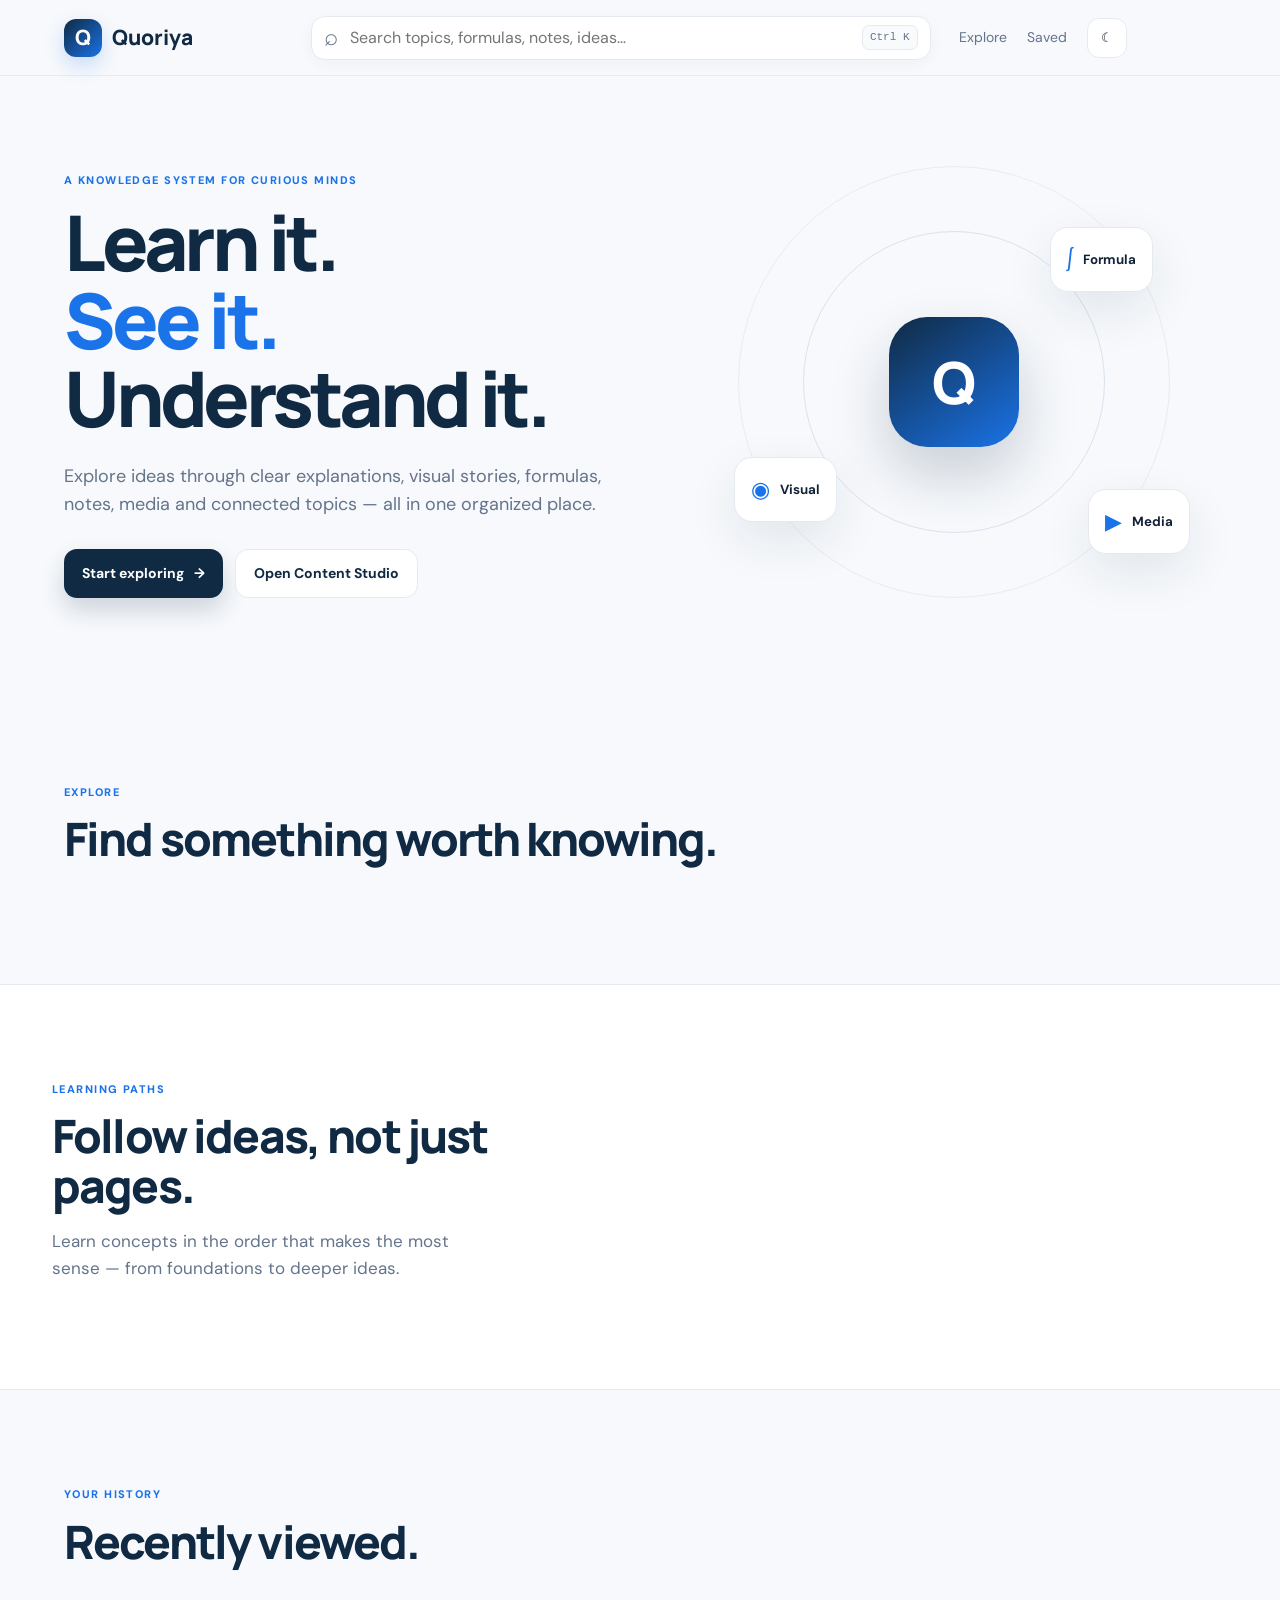
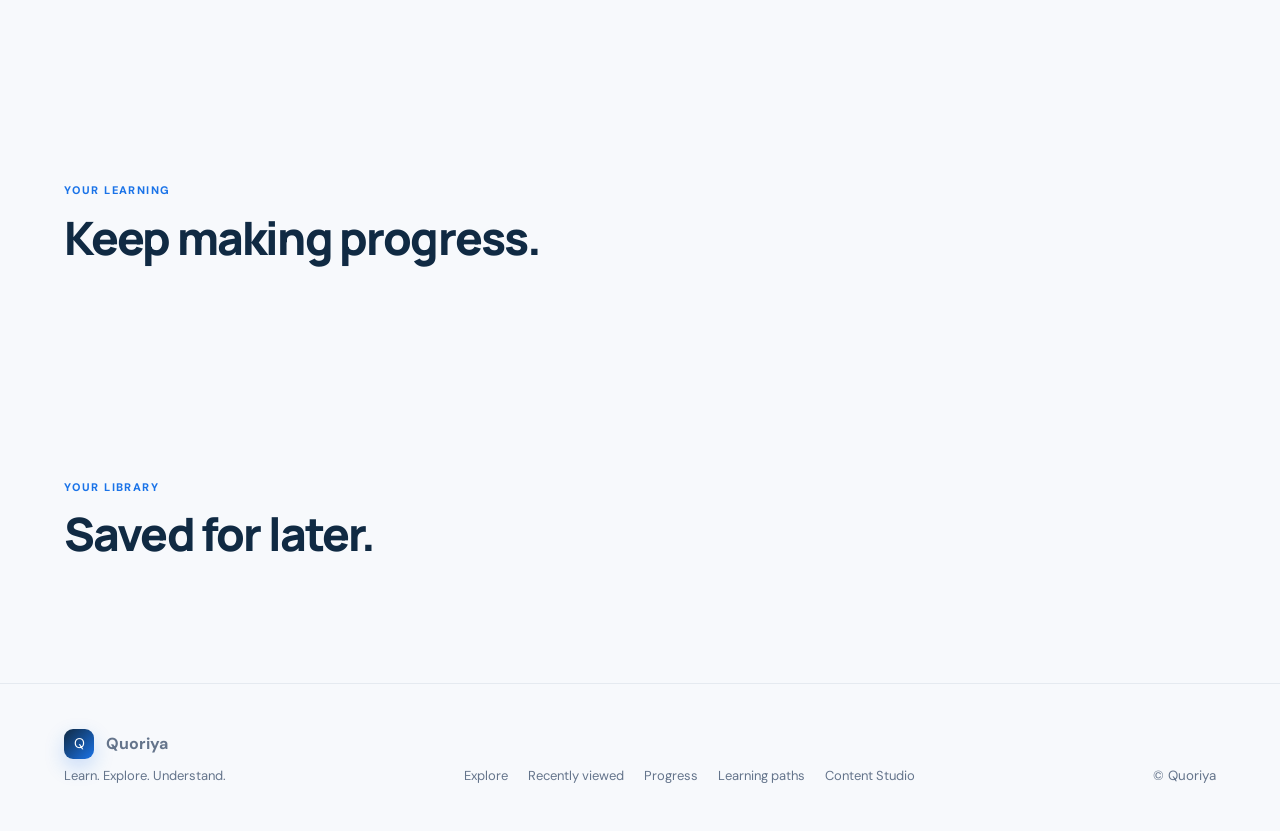
<file: index.html>
<!doctype html>
<html lang="en">
<head>
  <meta charset="UTF-8" />

  <meta
    name="viewport"
    content="width=device-width, initial-scale=1.0"
  />

  <meta
    name="description"
    content="Quoriya — a visual knowledge platform for learning, understanding and exploring ideas."
  />

  <meta name="theme-color" content="#102A43" />

  <link rel="manifest" href="manifest.json" />

  <title>Quoriya — Learn. Explore. Understand.</title>

  <link rel="preconnect" href="https://fonts.googleapis.com">
  <link
    rel="preconnect"
    href="https://fonts.gstatic.com"
    crossorigin
  >

  <link
    href="https://fonts.googleapis.com/css2?family=DM+Sans:wght@400;500;600;700&family=Manrope:wght@600;700;800&display=swap"
    rel="stylesheet"
  >

  <link rel="stylesheet" href="css/style.css" />
</head>

<body>

<div class="app-shell">

  <!-- HEADER -->
  <header class="site-header">

    <a
      class="brand"
      href="index.html"
      aria-label="Quoriya home"
    >
      <span class="brand-mark">Q</span>
      <span>Quoriya</span>
    </a>

    <form
      class="global-search"
      id="searchForm"
      role="search"
    >
      <span aria-hidden="true">⌕</span>

      <input
        id="searchInput"
        type="search"
        autocomplete="off"
        placeholder="Search topics, formulas, notes, ideas…"
      />

      <kbd>Ctrl K</kbd>
    </form>

    <nav
      class="header-actions"
      aria-label="Primary navigation"
    >
      <a href="#explore">Explore</a>
      <a href="#saved">Saved</a>

      <button
        class="icon-btn"
        id="themeToggle"
        type="button"
        aria-label="Toggle dark mode"
      >
        ☾
      </button>

      <button
        class="menu-btn"
        id="menuToggle"
        type="button"
        aria-label="Open menu"
      >
        ☰
      </button>
    </nav>

  </header>


  <!-- MOBILE MENU -->
  <aside
    class="mobile-menu"
    id="mobileMenu"
    aria-hidden="true"
  >

    <a href="#explore">Explore</a>
    <a href="#saved">Saved</a>
    <a href="#recent">Recently viewed</a>
    <a href="#progress">Progress</a>
    <a href="#paths">Learning paths</a>
    <a href="admin.html">Content Studio</a>

  </aside>


  <main>

    <!-- HERO -->
    <section class="hero">

      <div class="hero-copy">

        <span class="eyebrow">
          A knowledge system for curious minds
        </span>

        <h1>
          Learn it.<br>
          <em>See it.</em> Understand it.
        </h1>

        <p>
          Explore ideas through clear explanations,
          visual stories, formulas, notes, media and
          connected topics — all in one organized place.
        </p>

        <div class="hero-actions">

          <a
            class="btn btn-primary"
            href="#explore"
          >
            Start exploring <span>→</span>
          </a>

          <a
            class="btn btn-ghost"
            href="admin.html"
          >
            Open Content Studio
          </a>

        </div>

      </div>


      <div
        class="hero-orbit"
        aria-hidden="true"
      >

        <div class="orbit-card card-a">
          <span>∫</span>
          <small>Formula</small>
        </div>

        <div class="orbit-card card-b">
          <span>◉</span>
          <small>Visual</small>
        </div>

        <div class="orbit-card card-c">
          <span>▶</span>
          <small>Media</small>
        </div>

        <div class="orbit-core">
          Q
        </div>

      </div>

    </section>


    <!-- EXPLORE -->
    <section
      class="section"
      id="explore"
    >

      <div class="section-heading">

        <div>
          <span class="eyebrow">
            Explore
          </span>

          <h2>
            Find something worth knowing.
          </h2>
        </div>

        <div
          class="filter-row"
          id="categoryFilters"
        ></div>

      </div>


      <div
        class="search-results"
        id="searchResults"
        hidden
      ></div>


      <div
        class="topic-grid"
        id="topicGrid"
      ></div>

    </section>


    <!-- LEARNING PATHS -->
    <section
      class="section split-section"
      id="paths"
    >

      <div>

        <span class="eyebrow">
          Learning paths
        </span>

        <h2>
          Follow ideas, not just pages.
        </h2>

        <p class="section-lead">
          Learn concepts in the order that makes
          the most sense — from foundations to
          deeper ideas.
        </p>

      </div>

      <div
        class="path-list"
        id="pathList"
      ></div>

    </section>


    <!-- RECENTLY VIEWED -->
    <section
      class="section"
      id="recent"
    >

      <div class="section-heading">

        <div>

          <span class="eyebrow">
            Your history
          </span>

          <h2>
            Recently viewed.
          </h2>

        </div>

      </div>

      <div
        class="topic-grid"
        id="recentGrid"
      ></div>

    </section>


    <!-- PROGRESS -->
    <section
      class="section"
      id="progress"
    >

      <div class="section-heading">

        <div>

          <span class="eyebrow">
            Your learning
          </span>

          <h2>
            Keep making progress.
          </h2>

        </div>

      </div>

      <div
        class="progress-grid"
        id="progressGrid"
      ></div>

    </section>


    <!-- SAVED -->
    <section
      class="section saved-section"
      id="saved"
    >

      <div class="section-heading">

        <div>

          <span class="eyebrow">
            Your library
          </span>

          <h2>
            Saved for later.
          </h2>

        </div>

      </div>

      <div
        class="saved-grid"
        id="savedGrid"
      ></div>

    </section>

  </main>


  <!-- FOOTER -->
  <footer class="site-footer">

    <div>

      <span class="brand-mark small">
        Q
      </span>

      <strong>
        Quoriya
      </strong>

      <p>
        Learn. Explore. Understand.
      </p>

    </div>


    <div class="footer-links">

      <a href="#explore">
        Explore
      </a>

      <a href="#recent">
        Recently viewed
      </a>

      <a href="#progress">
        Progress
      </a>

      <a href="#paths">
        Learning paths
      </a>

      <a href="admin.html">
        Content Studio
      </a>

    </div>


    <small>
      © <span id="year"></span> Quoriya
    </small>

  </footer>

</div>


<script src="js/script.js"></script>

</body>
</html>
<script>
if ('serviceWorker' in navigator) {
  window.addEventListener('load', () => {
    navigator.serviceWorker.register('./sw.js')
      .then(() => {
        console.log('Quoriya offline mode ready');
      })
      .catch(error => {
        console.error(
          'Service worker registration failed:',
          error
        );
      });
  });
}
</script>
</file>
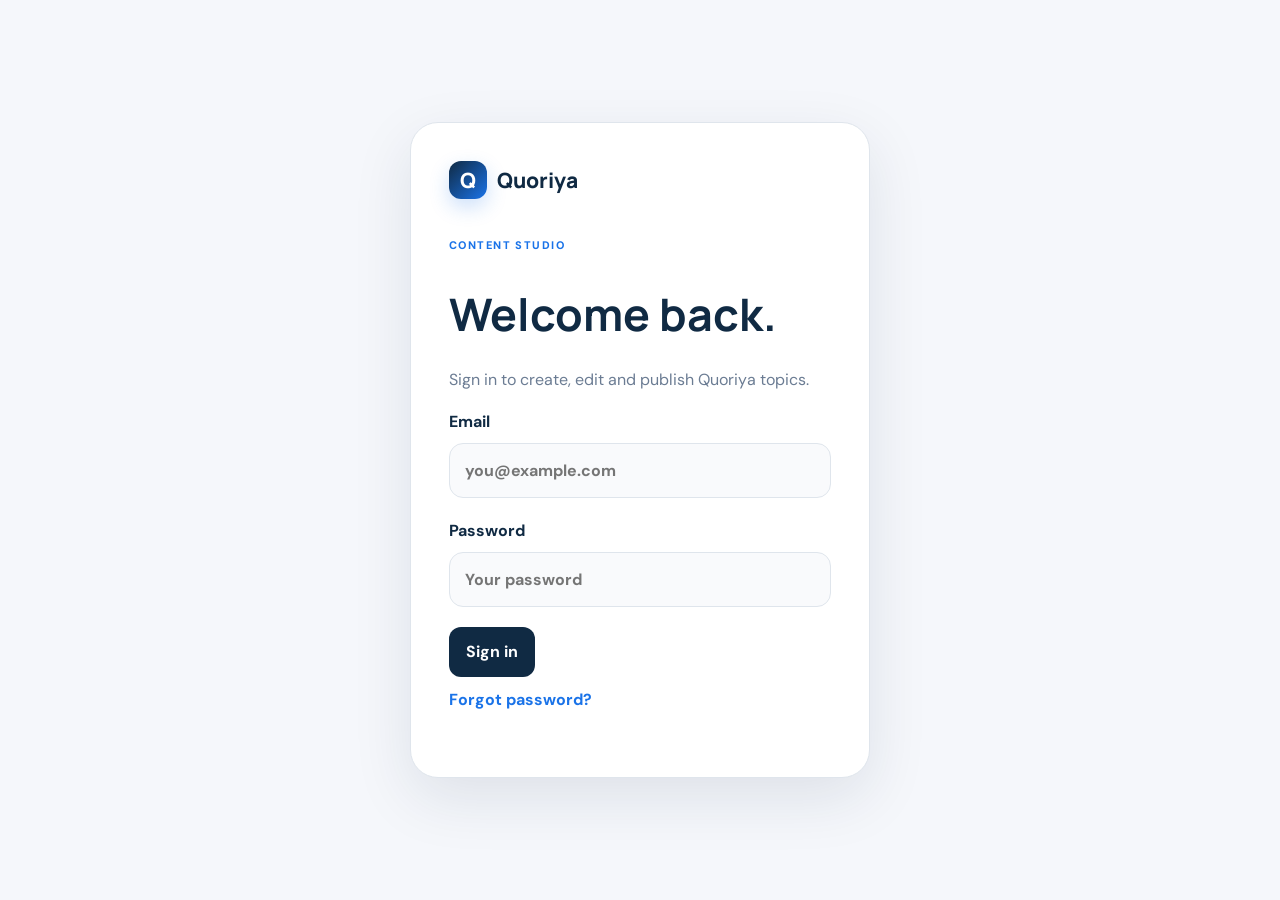
<file: admin.html>
<!doctype html>
<html lang="en">

<head>

  <meta charset="UTF-8">

  <meta
    name="viewport"
    content="width=device-width, initial-scale=1.0"
  >

  <meta
    name="description"
    content="Quoriya Content Studio"
  >

  <title>Content Studio — Quoriya</title>

  <link
    rel="preconnect"
    href="https://fonts.googleapis.com"
  >

  <link
    rel="preconnect"
    href="https://fonts.gstatic.com"
    crossorigin
  >

  <link
    href="https://fonts.googleapis.com/css2?family=DM+Sans:wght@400;500;600;700&family=Manrope:wght@600;700;800&display=swap"
    rel="stylesheet"
  >

  <link
    rel="stylesheet"
    href="css/style.css"
  >

  <link
    rel="stylesheet"
    href="css/admin.css"
  >

</head>

<body>

<div class="admin-shell">

  <!-- LOGIN -->

  <section id="loginView" class="login-view">

    <div class="login-card">

      <div class="brand admin-brand">

        <span class="brand-mark">Q</span>

        <span>Quoriya</span>

      </div>

      <span class="eyebrow">
        Content Studio
      </span>

      <h1>
        Welcome back.
      </h1>

      <p>
        Sign in to create, edit and publish Quoriya topics.
      </p>

      <form id="loginForm">

        <label>
          Email

          <input
            id="loginEmail"
            type="email"
            required
            autocomplete="email"
            placeholder="you@example.com"
          >

        </label>

        <label>
          Password

          <input
            id="loginPassword"
            type="password"
            required
            autocomplete="current-password"
            placeholder="Your password"
          >

        </label>

        <button
          class="admin-primary"
          type="submit"
        >
          Sign in
        </button>

      </form>

      <button
        id="resetPassword"
        class="text-button"
        type="button"
      >
        Forgot password?
      </button>

      <p
        id="loginMessage"
        class="admin-message"
      ></p>

    </div>

  </section>


  <!-- STUDIO -->

  <section
    id="studioView"
    class="studio-view"
    hidden
  >

    <header class="studio-header">

      <div>

        <div class="brand">

          <span class="brand-mark">Q</span>

          <span>Quoriya</span>

        </div>

        <p class="studio-subtitle">
          Real Content Studio
        </p>

      </div>

      <div class="studio-user">

        <span id="currentUser"></span>

        <button
          id="logoutButton"
          class="admin-secondary"
          type="button"
        >
          Logout
        </button>

      </div>

    </header>


    <main class="studio-main">

      <!-- SIDEBAR -->

      <aside class="studio-sidebar">

        <button
          id="newTopicButton"
          class="admin-primary"
          type="button"
        >
          + New topic
        </button>

        <div class="studio-filter">

          <input
            id="topicSearch"
            type="search"
            placeholder="Search topics..."
          >

        </div>

        <div
          id="topicList"
          class="topic-list"
        ></div>

      </aside>


      <!-- EDITOR -->

      <section class="editor-area">

        <div class="editor-toolbar">

          <div>

            <span class="eyebrow">
              Topic editor
            </span>

            <h1 id="editorHeading">
              Create a topic
            </h1>

          </div>

          <div class="toolbar-actions">

            <button
              id="previewButton"
              class="admin-secondary"
              type="button"
            >
              Preview
            </button>

            <button
              id="saveDraftButton"
              class="admin-secondary"
              type="button"
            >
              Save draft
            </button>

            <button
              id="publishButton"
              class="admin-primary"
              type="button"
            >
              Publish
            </button>

          </div>

        </div>


        <form id="topicForm" class="topic-form">

          <input
            id="topicDocumentId"
            type="hidden"
          >


          <div class="form-grid">

            <label>
              Title

              <input
                id="topicTitle"
                type="text"
                required
                placeholder="Curvature"
              >

            </label>


            <label>
              Topic ID

              <input
                id="topicId"
                type="text"
                required
                placeholder="curvature"
              >

            </label>


            <label>
              Category

              <input
                id="topicCategory"
                type="text"
                value="Mathematics"
              >

            </label>


            <label>
              Type

              <select id="topicType">

                <option>
                  Concept guide
                </option>

                <option>
                  Visual lesson
                </option>

                <option>
                  Problem set
                </option>

                <option>
                  Formula guide
                </option>

                <option>
                  General guide
                </option>

              </select>

            </label>


            <label>
              Read time

              <input
                id="topicReadTime"
                type="text"
                value="8 min"
              >

            </label>


            <label>
              Tags

              <input
                id="topicTags"
                type="text"
                placeholder="calculus, geometry, visual"
              >

            </label>

          </div>


          <label>

            Description

            <textarea
              id="topicDescription"
              rows="4"
              placeholder="What will the learner understand?"
            ></textarea>

          </label>


          <label>

            Related topic IDs

            <input
              id="topicRelated"
              type="text"
              placeholder="derivatives, differential-calculus"
            >

          </label>


          <!-- CONTENT BLOCKS -->

          <section class="blocks-section">

            <div class="blocks-header">

              <div>

                <span class="eyebrow">
                  Content
                </span>

                <h2>
                  Learning blocks
                </h2>

              </div>

              <div class="block-buttons">

                <button
                  type="button"
                  data-add-block="text"
                  class="block-add"
                >
                  + Explanation
                </button>

                <button
                  type="button"
                  data-add-block="formula"
                  class="block-add"
                >
                  + Formula
                </button>

                <button
                  type="button"
                  data-add-block="note"
                  class="block-add"
                >
                  + Note
                </button>

                <button
                  type="button"
                  data-add-block="story"
                  class="block-add"
                >
                  + Story
                </button>

                <button
                  type="button"
                  data-add-block="problem"
                  class="block-add"
                >
                  + Problem
                </button>

                <button
                  type="button"
                  data-add-block="gallery"
                  class="block-add"
                >
                  + Gallery
                </button>

                <button
                  type="button"
                  data-add-block="media"
                  class="block-add"
                >
                  + Media
                </button>

              </div>

            </div>


            <div
              id="blocksContainer"
              class="blocks-container"
            >

              <div class="empty-blocks">
                Add an Explanation, Formula, Story, Problem or media block.
              </div>

            </div>

          </section>


          <div
            id="editorMessage"
            class="editor-message"
          ></div>

        </form>

      </section>

    </main>

  </section>

</div>


<!-- PREVIEW MODAL -->

<div
  id="previewModal"
  class="preview-modal"
  hidden
>

  <div class="preview-window">

    <div class="preview-header">

      <strong>
        Topic Preview
      </strong>

      <button
        id="closePreview"
        class="admin-secondary"
        type="button"
      >
        Close
      </button>

    </div>

    <iframe
      id="previewFrame"
      title="Topic preview"
    ></iframe>

  </div>

</div>


<script
  type="module"
  src="js/admin.js"
></script>

</body>

</html>
</file>
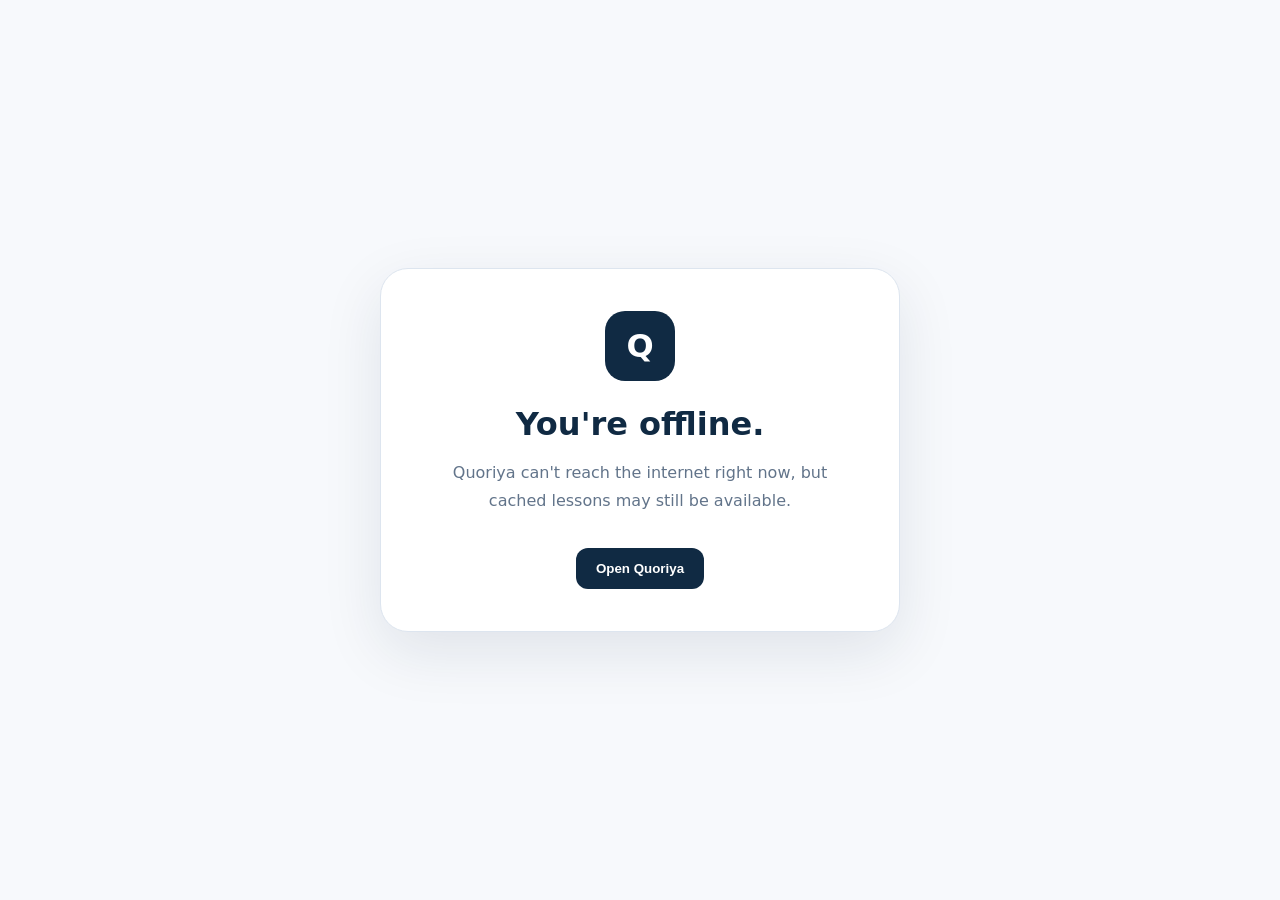
<file: offline.html>
<!doctype html>

<html lang="en">

<head>

  <meta charset="UTF-8">

  <meta
    name="viewport"
    content="width=device-width, initial-scale=1.0"
  >

  <meta
    name="theme-color"
    content="#102A43"
  >

  <title>
    Offline — Quoriya
  </title>


  <style>

    * {
      box-sizing: border-box;
    }

    body {
      margin: 0;
      min-height: 100vh;
      display: grid;
      place-items: center;
      padding: 24px;
      font-family:
        system-ui,
        -apple-system,
        BlinkMacSystemFont,
        "Segoe UI",
        sans-serif;
      background: #f7f9fc;
      color: #102a43;
    }

    .card {
      max-width: 520px;
      padding: 42px;
      text-align: center;
      background: white;
      border: 1px solid #dde5ef;
      border-radius: 28px;
      box-shadow:
        0 20px 60px rgba(16,42,67,.10);
    }

    .logo {
      width: 70px;
      height: 70px;
      display: grid;
      place-items: center;
      margin: 0 auto 24px;
      border-radius: 20px;
      background: #102a43;
      color: white;
      font-size: 32px;
      font-weight: 800;
    }

    h1 {
      margin-bottom: 12px;
    }

    p {
      line-height: 1.7;
      color: #62748a;
    }

    button {
      margin-top: 18px;
      padding: 13px 20px;
      border: 0;
      border-radius: 12px;
      background: #102a43;
      color: white;
      font-weight: 700;
      cursor: pointer;
    }

  </style>

</head>


<body>

  <div class="card">

    <div class="logo">
      Q
    </div>

    <h1>
      You're offline.
    </h1>

    <p>
      Quoriya can't reach the internet right now,
      but cached lessons may still be available.
    </p>

    <button
      onclick="location.href='index.html'"
    >
      Open Quoriya
    </button>

  </div>

</body>

</html>
</file>
<file: css/style.css>
:root{--navy:#102a43;--blue:#1a73e8;--blue2:#2f80ed;--green:#25a56a;--gold:#c5a880;--ink:#132238;--muted:#64748b;--bg:#f7f9fc;--card:#fff;--line:#e5eaf0;--shadow:0 18px 50px rgba(16,42,67,.09);--radius:22px}*{box-sizing:border-box}html{scroll-behavior:smooth}body{margin:0;background:var(--bg);color:var(--ink);font-family:"DM Sans",sans-serif;line-height:1.6}.app-shell{min-height:100vh}.site-header{height:76px;position:sticky;top:0;z-index:50;background:rgba(247,249,252,.88);backdrop-filter:blur(18px);border-bottom:1px solid rgba(229,234,240,.8);display:grid;grid-template-columns:auto minmax(280px,620px) auto;align-items:center;gap:28px;padding:0 clamp(20px,5vw,72px)}.brand{display:flex;align-items:center;gap:10px;color:var(--navy);text-decoration:none;font-family:Manrope,sans-serif;font-size:21px;font-weight:800}.brand-mark{width:38px;height:38px;border-radius:12px;display:grid;place-items:center;color:#fff;background:linear-gradient(135deg,var(--navy),var(--blue));box-shadow:0 8px 20px rgba(26,115,232,.22)}.brand-mark.small{width:30px;height:30px;border-radius:9px;font-size:14px;display:inline-grid;margin-right:8px}.global-search{height:44px;background:#fff;border:1px solid var(--line);border-radius:14px;display:flex;align-items:center;padding:0 12px;gap:10px;box-shadow:0 4px 16px rgba(16,42,67,.04)}.global-search>span{font-size:24px;color:var(--muted)}.global-search input{border:0;outline:0;background:transparent;min-width:0;flex:1;font:inherit;color:var(--ink)}kbd{font-size:11px;border:1px solid var(--line);border-radius:7px;padding:3px 7px;color:var(--muted);background:#f8fafc}.header-actions{display:flex;align-items:center;gap:20px}.header-actions a{font-size:14px;color:var(--muted);text-decoration:none}.icon-btn,.menu-btn{border:1px solid var(--line);background:#fff;border-radius:12px;width:40px;height:40px;cursor:pointer;color:var(--ink)}.menu-btn{display:none}.mobile-menu{display:none}.hero{max-width:1320px;margin:0 auto;min-height:610px;padding:90px clamp(20px,5vw,72px);display:grid;grid-template-columns:1.05fr .95fr;align-items:center;gap:50px}.eyebrow{display:inline-block;text-transform:uppercase;letter-spacing:.13em;font-size:11px;font-weight:800;color:var(--blue);margin-bottom:13px}.hero h1{font:800 clamp(48px,6vw,82px)/1.02 Manrope,sans-serif;letter-spacing:-.055em;margin:0 0 24px;color:var(--navy)}.hero h1 em{font-style:normal;color:var(--blue)}.hero p{max-width:650px;color:var(--muted);font-size:18px}.hero-actions{display:flex;gap:12px;margin-top:30px;flex-wrap:wrap}.btn{display:inline-flex;align-items:center;gap:10px;text-decoration:none;border-radius:13px;padding:12px 18px;font-weight:700;font-size:14px}.btn-primary{color:#fff;background:var(--navy);box-shadow:0 12px 24px rgba(16,42,67,.18)}.btn-ghost{color:var(--navy);border:1px solid var(--line);background:#fff}.hero-orbit{height:420px;position:relative;display:grid;place-items:center}.hero-orbit:before,.hero-orbit:after{content:"";position:absolute;border:1px solid #d9e3ef;border-radius:50%;width:300px;height:300px}.hero-orbit:after{width:430px;height:430px;border-color:#e7edf4}.orbit-core{width:130px;height:130px;border-radius:38px;display:grid;place-items:center;background:linear-gradient(145deg,var(--navy),var(--blue));color:#fff;font:800 58px Manrope;box-shadow:0 28px 60px rgba(16,42,67,.2);z-index:2}.orbit-card{position:absolute;z-index:3;background:#fff;border:1px solid var(--line);border-radius:18px;padding:14px 16px;box-shadow:var(--shadow);display:flex;gap:10px;align-items:center}.orbit-card span{font-size:22px;color:var(--blue)}.orbit-card small{font-weight:700}.card-a{top:55px;right:12%}.card-b{bottom:70px;left:8%}.card-c{bottom:38px;right:5%}.section{max-width:1320px;margin:0 auto;padding:90px clamp(20px,5vw,72px)}.section-heading{display:flex;align-items:end;justify-content:space-between;gap:25px;margin-bottom:30px}.section h2{font:800 clamp(30px,4vw,46px)/1.08 Manrope;margin:0;letter-spacing:-.04em;color:var(--navy)}.section-lead{color:var(--muted);max-width:570px;font-size:17px}.filter-row{display:flex;gap:8px;flex-wrap:wrap;justify-content:flex-end}.filter-btn{border:1px solid var(--line);background:#fff;color:var(--muted);border-radius:999px;padding:8px 13px;cursor:pointer}.filter-btn.active{background:var(--navy);color:#fff;border-color:var(--navy)}.topic-grid{display:grid;grid-template-columns:repeat(3,1fr);gap:18px}.topic-card{background:var(--card);border:1px solid var(--line);border-radius:var(--radius);overflow:hidden;box-shadow:0 5px 24px rgba(16,42,67,.045);transition:.25s transform,.25s box-shadow}.topic-card:hover{transform:translateY(-5px);box-shadow:var(--shadow)}.topic-cover{height:160px;padding:22px;display:flex;justify-content:space-between;align-items:flex-end;background:linear-gradient(135deg,#eaf2ff,#f8fbff)}.topic-cover .topic-icon{font-size:42px}.topic-type{background:#fff;border:1px solid var(--line);border-radius:999px;padding:5px 9px;font-size:10px;font-weight:800;text-transform:uppercase;color:var(--muted)}.topic-body{padding:20px}.topic-body h3{margin:0 0 7px;font:700 20px Manrope}.topic-body p{margin:0;color:var(--muted);font-size:14px}.topic-meta{display:flex;justify-content:space-between;align-items:center;margin-top:18px;font-size:12px;color:var(--muted)}.save-btn{border:0;background:transparent;cursor:pointer;font-size:20px;color:var(--muted)}.split-section{display:grid;grid-template-columns:.8fr 1.2fr;gap:80px;align-items:start;background:#fff;border-top:1px solid var(--line);border-bottom:1px solid var(--line);max-width:none;padding-left:max(20px,calc((100vw - 1176px)/2));padding-right:max(20px,calc((100vw - 1176px)/2))}.path-list{display:grid;gap:12px}.path-item{background:var(--bg);border:1px solid var(--line);padding:20px;border-radius:18px;display:flex;gap:18px;align-items:center}.path-num{width:38px;height:38px;display:grid;place-items:center;background:var(--navy);color:#fff;border-radius:12px;font-weight:800}.path-item strong{display:block}.path-item span{font-size:13px;color:var(--muted)}.saved-section{min-height:300px}.saved-grid{display:grid;grid-template-columns:repeat(3,1fr);gap:18px}.empty{padding:45px;text-align:center;border:1px dashed #cbd5e1;border-radius:20px;color:var(--muted);grid-column:1/-1}.search-results{margin-bottom:25px;padding:18px;background:#fff;border:1px solid var(--line);border-radius:18px}.search-results strong{color:var(--navy)}.site-footer{border-top:1px solid var(--line);padding:45px clamp(20px,5vw,72px);display:flex;justify-content:space-between;gap:30px;align-items:end;color:var(--muted)}.site-footer p{margin:7px 0 0;font-size:13px}.footer-links{display:flex;gap:20px}.footer-links a{color:var(--muted);text-decoration:none;font-size:13px}body.dark{--bg:#0b1220;--card:#111b2d;--ink:#e8eef7;--navy:#f1f6ff;--muted:#9aabc0;--line:#22314a}body.dark .site-header{background:rgba(11,18,32,.9)}body.dark .global-search,body.dark .btn-ghost,body.dark .icon-btn,body.dark .orbit-card,body.dark .search-results{background:#111b2d}body.dark .topic-cover{background:linear-gradient(135deg,#14243c,#101b2d)}body.dark .split-section{background:#0e1727}body.dark .path-item{background:#111b2d}body.dark kbd{background:#0b1220}body.dark .topic-card{box-shadow:none}@media(max-width:950px){.site-header{grid-template-columns:auto 1fr auto}.global-search{grid-column:2;grid-row:1}.header-actions a{display:none}.menu-btn{display:block}.hero{grid-template-columns:1fr;min-height:auto;padding-top:65px}.hero-orbit{height:340px}.topic-grid,.saved-grid{grid-template-columns:repeat(2,1fr)}.split-section{grid-template-columns:1fr;gap:30px}}@media(max-width:620px){.site-header{height:auto;min-height:76px;padding:12px 16px;grid-template-columns:auto auto;justify-content:space-between}.global-search{grid-column:1/-1;grid-row:2}.header-actions{gap:7px}.mobile-menu{position:fixed;z-index:45;top:76px;right:16px;display:none;flex-direction:column;background:var(--card);border:1px solid var(--line);border-radius:16px;padding:8px;box-shadow:var(--shadow)}.mobile-menu.open{display:flex}.mobile-menu a{padding:10px 14px;color:var(--ink);text-decoration:none}.hero{padding-top:55px}.hero h1{font-size:47px}.hero p{font-size:16px}.hero-orbit{transform:scale(.82);margin:-20px 0}.section{padding-top:65px;padding-bottom:65px}.section-heading{align-items:start;flex-direction:column}.filter-row{justify-content:flex-start}.topic-grid,.saved-grid{grid-template-columns:1fr}.site-footer{flex-direction:column;align-items:flex-start}.footer-links{flex-wrap:wrap}}

.topic-card-link{display:block;color:inherit;text-decoration:none}.topic-card-link .topic-body{padding-bottom:4px}.topic-card-link:focus-visible{outline:3px solid var(--blue);outline-offset:-3px}
/* =========================================
   STEP 4 — USER FEATURES
========================================= */


/* ---------- Recent / Empty ---------- */

.empty-state {
  padding: 32px;
  border: 1px dashed var(--border);
  border-radius: 22px;
  color: var(--muted);
  text-align: center;
  background: var(--card);
}

.empty-state h3 {
  color: var(--ink);
  margin-top: 0;
}


/* ---------- Topic cards ---------- */

.topic-card {
  position: relative;
}

.topic-card-top {
  display: flex;
  align-items: center;
  justify-content: space-between;
  gap: 10px;
}

.topic-card-link {
  display: block;
  color: inherit;
  text-decoration: none;
}

.bookmark-btn {
  border: 1px solid var(--border);
  background: var(--card);
  color: var(--accent);
  width: 40px;
  height: 40px;
  border-radius: 12px;
  cursor: pointer;
  font-size: 1.15rem;
  transition: transform .2s ease;
}

.bookmark-btn:hover {
  transform: scale(1.06);
}


/* ---------- Progress ---------- */

.progress-grid {
  display: grid;
  grid-template-columns:
    repeat(
      auto-fit,
      minmax(260px, 1fr)
    );
  gap: 18px;
}

.progress-card {
  border: 1px solid var(--border);
  border-radius: 22px;
  padding: 22px;
  background: var(--card);
  box-shadow: var(--shadow);
}

.progress-card-header {
  display: flex;
  justify-content: space-between;
  align-items: center;
  gap: 16px;
  margin-bottom: 14px;
}

.progress-card-header a {
  color: var(--ink);
  text-decoration: none;
  font-weight: 700;
}

.progress-card-header strong {
  color: var(--accent);
}

.progress-card p {
  color: var(--muted);
  margin-bottom: 0;
}


/* ---------- Progress bar ---------- */

.progress-bar {
  height: 9px;
  width: 100%;
  overflow: hidden;
  border-radius: 999px;
  background: rgba(26,115,232,.10);
}

.progress-bar span {
  display: block;
  height: 100%;
  border-radius: inherit;
  background: var(--accent);
  transition: width .4s ease;
}


/* ---------- Topic reader progress ---------- */

.topic-progress {
  max-width: 720px;
  margin-top: 28px;
}

.topic-progress .progress-card-header {
  color: var(--muted);
}


/* ---------- Reader buttons ---------- */

.reader-top-actions {
  display: flex;
  flex-wrap: wrap;
  gap: 10px;
}


/* ---------- Learning paths ---------- */

.path-list {
  display: grid;
  gap: 16px;
}

.learning-path {
  display: grid;
  grid-template-columns: 60px minmax(0, 1fr);
  gap: 18px;
  border: 1px solid var(--border);
  border-radius: 24px;
  padding: 22px;
  background: var(--card);
  box-shadow: var(--shadow);
}

.path-number {
  width: 50px;
  height: 50px;
  display: grid;
  place-items: center;
  border-radius: 16px;
  background: rgba(26,115,232,.10);
  color: var(--accent);
  font-weight: 800;
}

.learning-path h3 {
  margin: 0 0 7px;
  font-family: Manrope, sans-serif;
}

.learning-path p {
  margin: 0 0 14px;
  color: var(--muted);
  line-height: 1.6;
}

.path-topics {
  display: flex;
  flex-wrap: wrap;
  gap: 8px;
}

.path-topic {
  padding: 8px 12px;
  border: 1px solid var(--border);
  border-radius: 999px;
  text-decoration: none;
  color: var(--ink);
  background: var(--card);
  font-size: .88rem;
}

.path-topic:hover {
  color: var(--accent);
  border-color: var(--accent);
}


/* ---------- Search result ---------- */

.search-result-summary {
  margin-bottom: 20px;
  padding: 15px 18px;
  border: 1px solid var(--border);
  border-radius: 16px;
  background: var(--card);
  color: var(--muted);
}

.search-result-summary strong {
  color: var(--ink);
}


/* ---------- Print ---------- */

@media print {

  body,
  .dark {
    background: white !important;
    color: black !important;
  }

  .site-header,
  .mobile-menu,
  .site-footer,
  .reader-top,
  .reader-actions,
  .reader-top-actions,
  .toc,
  .btn,
  .carousel-controls {
    display: none !important;
  }

  .reader-shell {
    max-width: none !important;
    padding: 0 !important;
  }

  .reader-layout {
    display: block !important;
  }

  .reader-hero {
    border: 0 !important;
    box-shadow: none !important;
    padding: 0 0 25px !important;
  }

  .reader-section {
    break-inside: avoid;
    page-break-inside: avoid;
  }

  .reader-title {
    font-size: 38pt !important;
    color: black !important;
  }

  .reader-summary,
  .reader-section p {
    color: black !important;
  }

  .callout,
  .problem,
  .carousel,
  .media-card {
    box-shadow: none !important;
    border: 1px solid #ccc !important;
  }

}


/* ---------- Mobile ---------- */

@media (max-width: 700px) {

  .reader-top-actions {
    width: 100%;
  }

  .reader-top-actions .btn {
    flex: 1;
  }

  .learning-path {
    grid-template-columns: 1fr;
  }

  .path-number {
    width: 44px;
    height: 44px;
  }

}
</file>
<file: css/admin.css>
:root {
  --admin-bg: #f5f7fb;
  --admin-card: #ffffff;
  --admin-border: #dfe5ec;
  --admin-text: #102a43;
  --admin-muted: #6b7c93;
  --admin-accent: #1a73e8;
  --admin-danger: #d64545;
}

body {
  margin: 0;
  background: var(--admin-bg);
  color: var(--admin-text);
  font-family: "DM Sans", sans-serif;
}

.admin-shell {
  min-height: 100vh;
}

.login-view {
  min-height: 100vh;
  display: grid;
  place-items: center;
  padding: 24px;
}

.login-card {
  width: min(460px, 100%);
  background: var(--admin-card);
  border: 1px solid var(--admin-border);
  border-radius: 28px;
  padding: 38px;
  box-shadow: 0 20px 60px rgba(16, 42, 67, .10);
}

.admin-brand {
  margin-bottom: 32px;
}

.login-card h1 {
  font-family: Manrope, sans-serif;
  font-size: 2.8rem;
  margin: 10px 0;
}

.login-card p {
  color: var(--admin-muted);
  line-height: 1.7;
}

.login-card label,
.topic-form label {
  display: block;
  font-weight: 700;
  margin-bottom: 20px;
}

.login-card input,
.topic-form input,
.topic-form textarea,
.topic-form select,
.studio-filter input {
  width: 100%;
  box-sizing: border-box;
  margin-top: 8px;
  border: 1px solid var(--admin-border);
  background: #f9fafc;
  color: var(--admin-text);
  border-radius: 14px;
  padding: 14px 15px;
  font: inherit;
  outline: none;
}

.login-card textarea,
.topic-form textarea {
  resize: vertical;
}

.login-card input:focus,
.topic-form input:focus,
.topic-form textarea:focus,
.topic-form select:focus {
  border-color: var(--admin-accent);
  box-shadow: 0 0 0 3px rgba(26, 115, 232, .10);
}

.admin-primary,
.admin-secondary,
.block-add,
.text-button {
  border: 0;
  border-radius: 12px;
  padding: 12px 17px;
  font: inherit;
  font-weight: 700;
  cursor: pointer;
}

.admin-primary {
  background: #102a43;
  color: white;
}

.admin-primary:hover {
  transform: translateY(-1px);
}

.admin-secondary {
  background: white;
  color: var(--admin-text);
  border: 1px solid var(--admin-border);
}

.text-button {
  background: transparent;
  color: var(--admin-accent);
  padding: 10px 0;
}

.admin-message,
.editor-message {
  margin-top: 14px;
  color: var(--admin-muted);
}

.studio-header {
  min-height: 76px;
  padding: 16px 30px;
  box-sizing: border-box;
  background: white;
  border-bottom: 1px solid var(--admin-border);
  display: flex;
  align-items: center;
  justify-content: space-between;
  gap: 20px;
}

.studio-subtitle {
  margin: 4px 0 0;
  color: var(--admin-muted);
}

.studio-user {
  display: flex;
  align-items: center;
  gap: 12px;
}

.studio-main {
  max-width: 1500px;
  margin: auto;
  display: grid;
  grid-template-columns: 300px minmax(0, 1fr);
  min-height: calc(100vh - 108px);
}

.studio-sidebar {
  padding: 24px;
  background: #eef2f7;
  border-right: 1px solid var(--admin-border);
}

.studio-sidebar > .admin-primary {
  width: 100%;
}

.studio-filter {
  margin: 20px 0;
}

.topic-list {
  display: grid;
  gap: 8px;
}

.topic-item {
  width: 100%;
  text-align: left;
  border: 1px solid transparent;
  background: transparent;
  border-radius: 14px;
  padding: 14px;
  cursor: pointer;
}

.topic-item:hover,
.topic-item.active {
  background: white;
  border-color: var(--admin-border);
}

.topic-item strong {
  display: block;
  margin-bottom: 4px;
}

.topic-item small {
  color: var(--admin-muted);
}

.editor-area {
  padding: 34px;
  min-width: 0;
}

.editor-toolbar {
  display: flex;
  align-items: center;
  justify-content: space-between;
  gap: 20px;
  margin-bottom: 30px;
}

.editor-toolbar h1 {
  font-family: Manrope, sans-serif;
  margin: 7px 0 0;
  font-size: 2.3rem;
}

.toolbar-actions {
  display: flex;
  gap: 8px;
  flex-wrap: wrap;
  justify-content: flex-end;
}

.topic-form {
  max-width: 1050px;
}

.form-grid {
  display: grid;
  grid-template-columns: repeat(2, minmax(0, 1fr));
  gap: 4px 18px;
}

.blocks-section {
  margin-top: 40px;
}

.blocks-header {
  display: flex;
  justify-content: space-between;
  align-items: flex-start;
  gap: 20px;
}

.blocks-header h2 {
  font-family: Manrope, sans-serif;
  margin-top: 6px;
}

.block-buttons {
  display: flex;
  flex-wrap: wrap;
  gap: 8px;
}

.block-add {
  background: white;
  border: 1px solid var(--admin-border);
}

.blocks-container {
  margin-top: 20px;
  display: grid;
  gap: 18px;
}

.empty-blocks {
  border: 2px dashed var(--admin-border);
  border-radius: 20px;
  padding: 40px;
  text-align: center;
  color: var(--admin-muted);
}

.content-block {
  background: white;
  border: 1px solid var(--admin-border);
  border-radius: 20px;
  padding: 22px;
}

.block-top {
  display: flex;
  align-items: center;
  justify-content: space-between;
  margin-bottom: 18px;
}

.block-type {
  font-weight: 800;
  text-transform: uppercase;
  letter-spacing: .08em;
  font-size: .75rem;
}

.block-actions {
  display: flex;
  gap: 6px;
}

.block-actions button {
  border: 1px solid var(--admin-border);
  background: white;
  border-radius: 8px;
  padding: 7px 10px;
  cursor: pointer;
}

.block-actions .remove-block {
  color: var(--admin-danger);
}

.block-field {
  margin-bottom: 14px;
}

.block-field label {
  margin-bottom: 10px;
}

.story-step {
  border: 1px solid var(--admin-border);
  border-radius: 14px;
  padding: 14px;
  margin-bottom: 10px;
}

.story-step-header {
  display: flex;
  justify-content: space-between;
  margin-bottom: 8px;
}

.preview-modal {
  position: fixed;
  inset: 0;
  background: rgba(0,0,0,.65);
  z-index: 1000;
  padding: 25px;
  box-sizing: border-box;
}

.preview-window {
  width: min(1200px, 100%);
  height: 100%;
  margin: auto;
  background: white;
  border-radius: 20px;
  overflow: hidden;
  display: flex;
  flex-direction: column;
}

.preview-header {
  padding: 14px 18px;
  border-bottom: 1px solid var(--admin-border);
  display: flex;
  align-items: center;
  justify-content: space-between;
}

.preview-window iframe {
  flex: 1;
  width: 100%;
  border: 0;
}

[hidden] {
  display: none !important;
}

@media (max-width: 900px) {

  .studio-main {
    grid-template-columns: 1fr;
  }

  .studio-sidebar {
    border-right: 0;
    border-bottom: 1px solid var(--admin-border);
  }

  .editor-toolbar {
    align-items: flex-start;
    flex-direction: column;
  }

  .toolbar-actions {
    justify-content: flex-start;
  }

}

@media (max-width: 600px) {

  .studio-header {
    padding: 16px;
    align-items: flex-start;
  }

  .studio-user {
    flex-direction: column;
    align-items: flex-end;
  }

  .editor-area {
    padding: 20px 15px;
  }

  .form-grid {
    grid-template-columns: 1fr;
  }

  .blocks-header {
    flex-direction: column;
  }

  .login-card {
    padding: 25px;
  }

}
</file>
